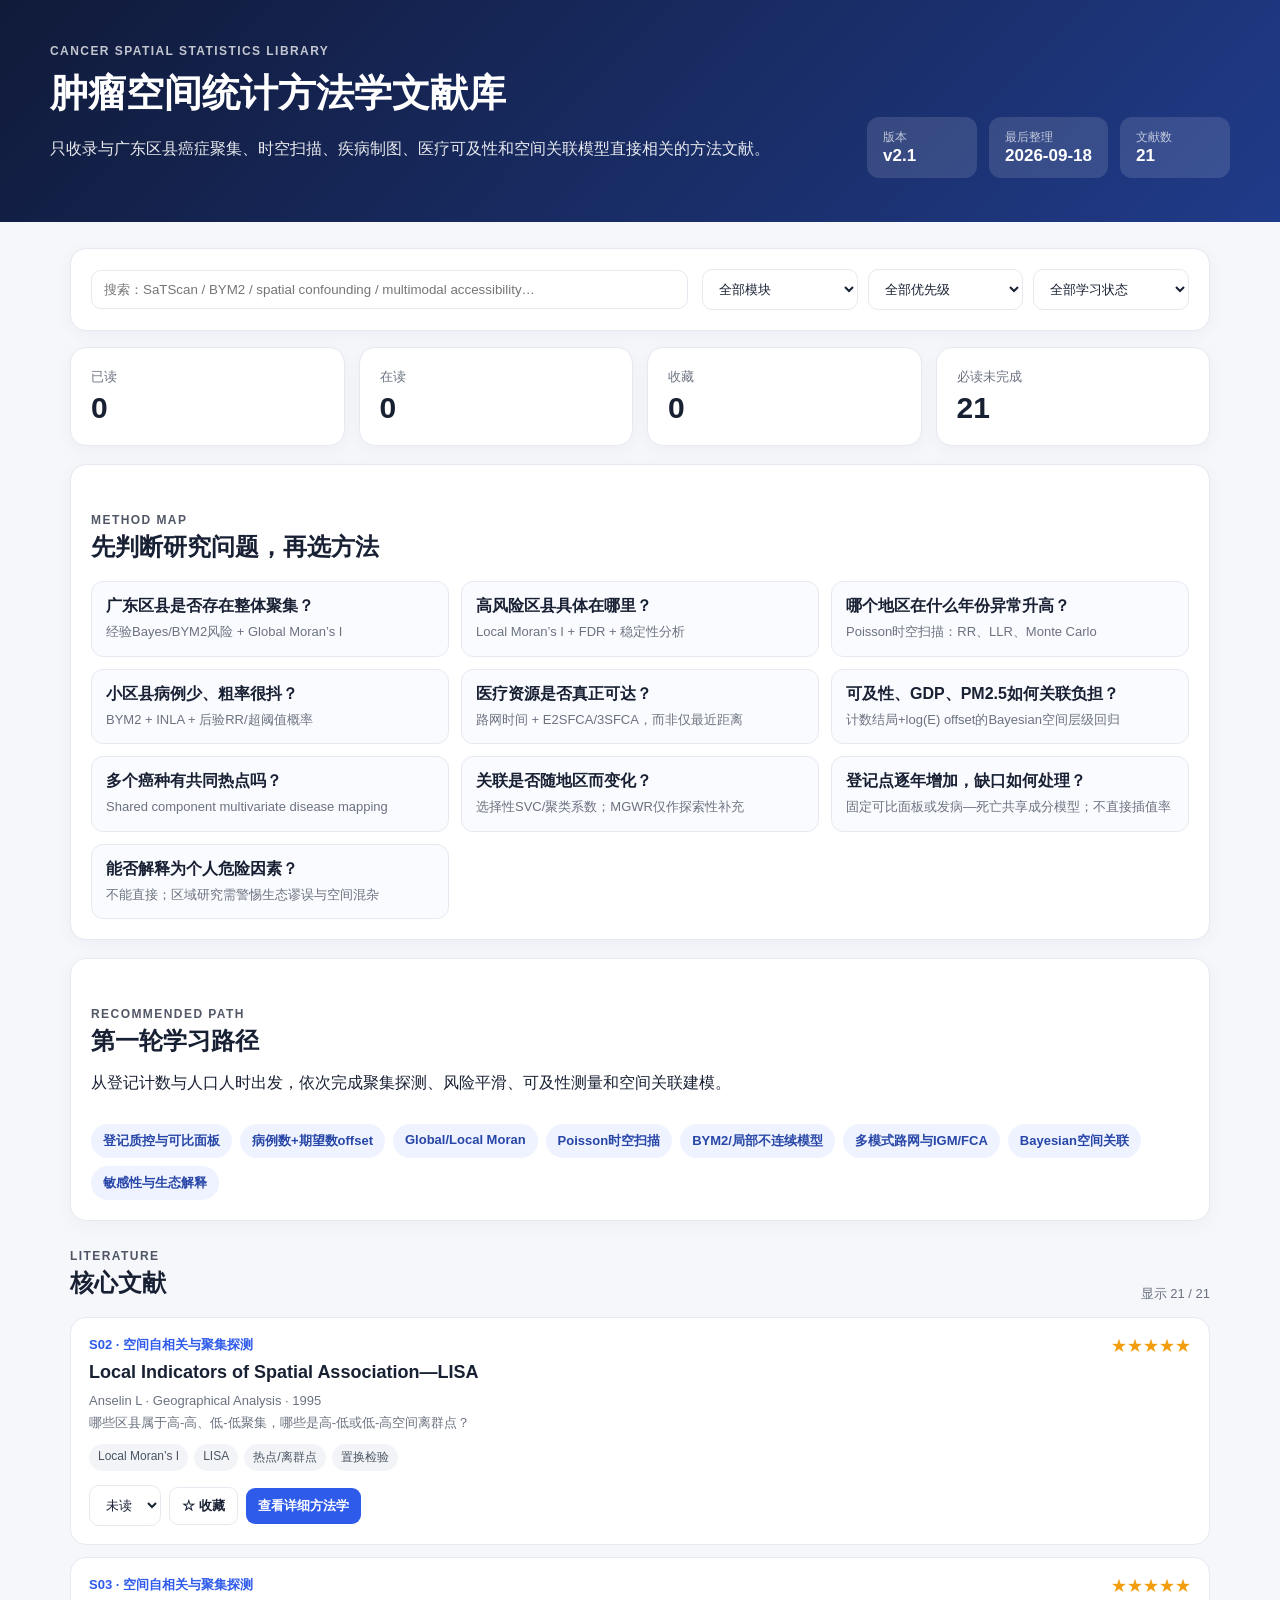
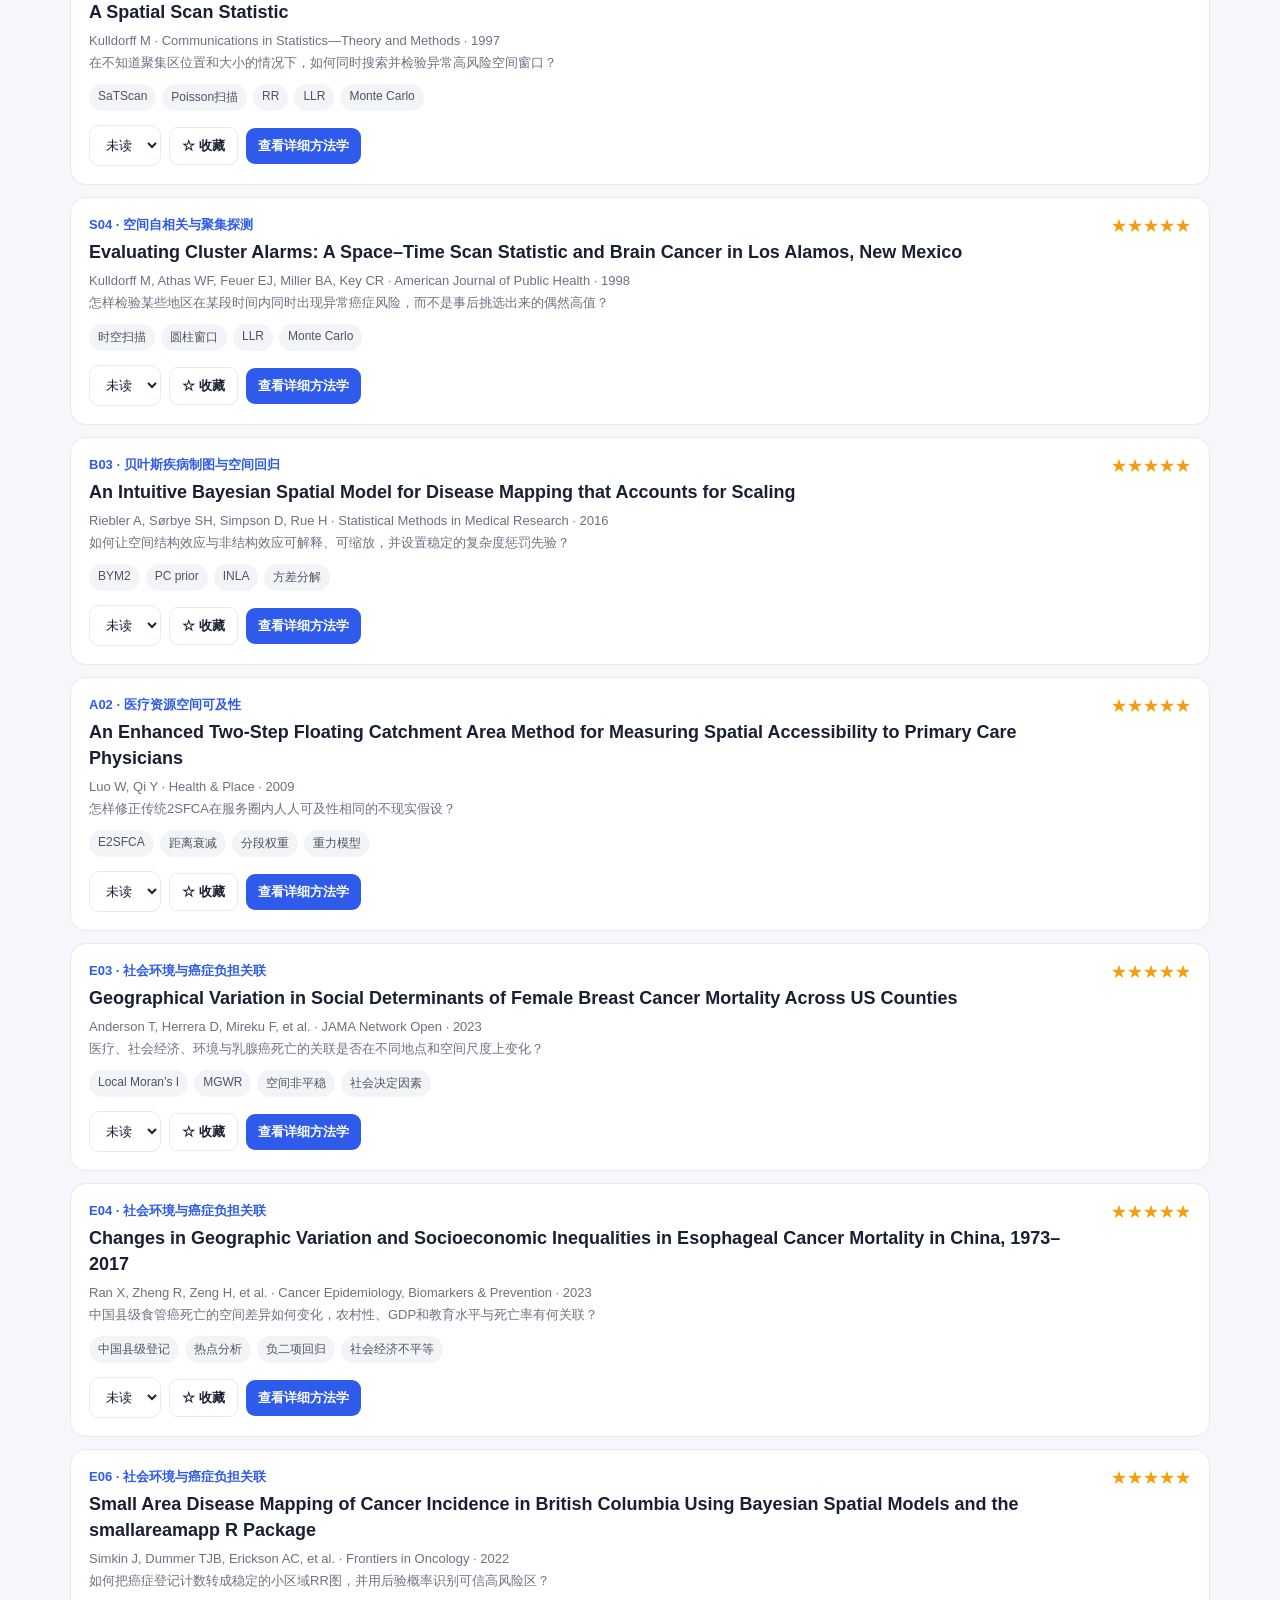
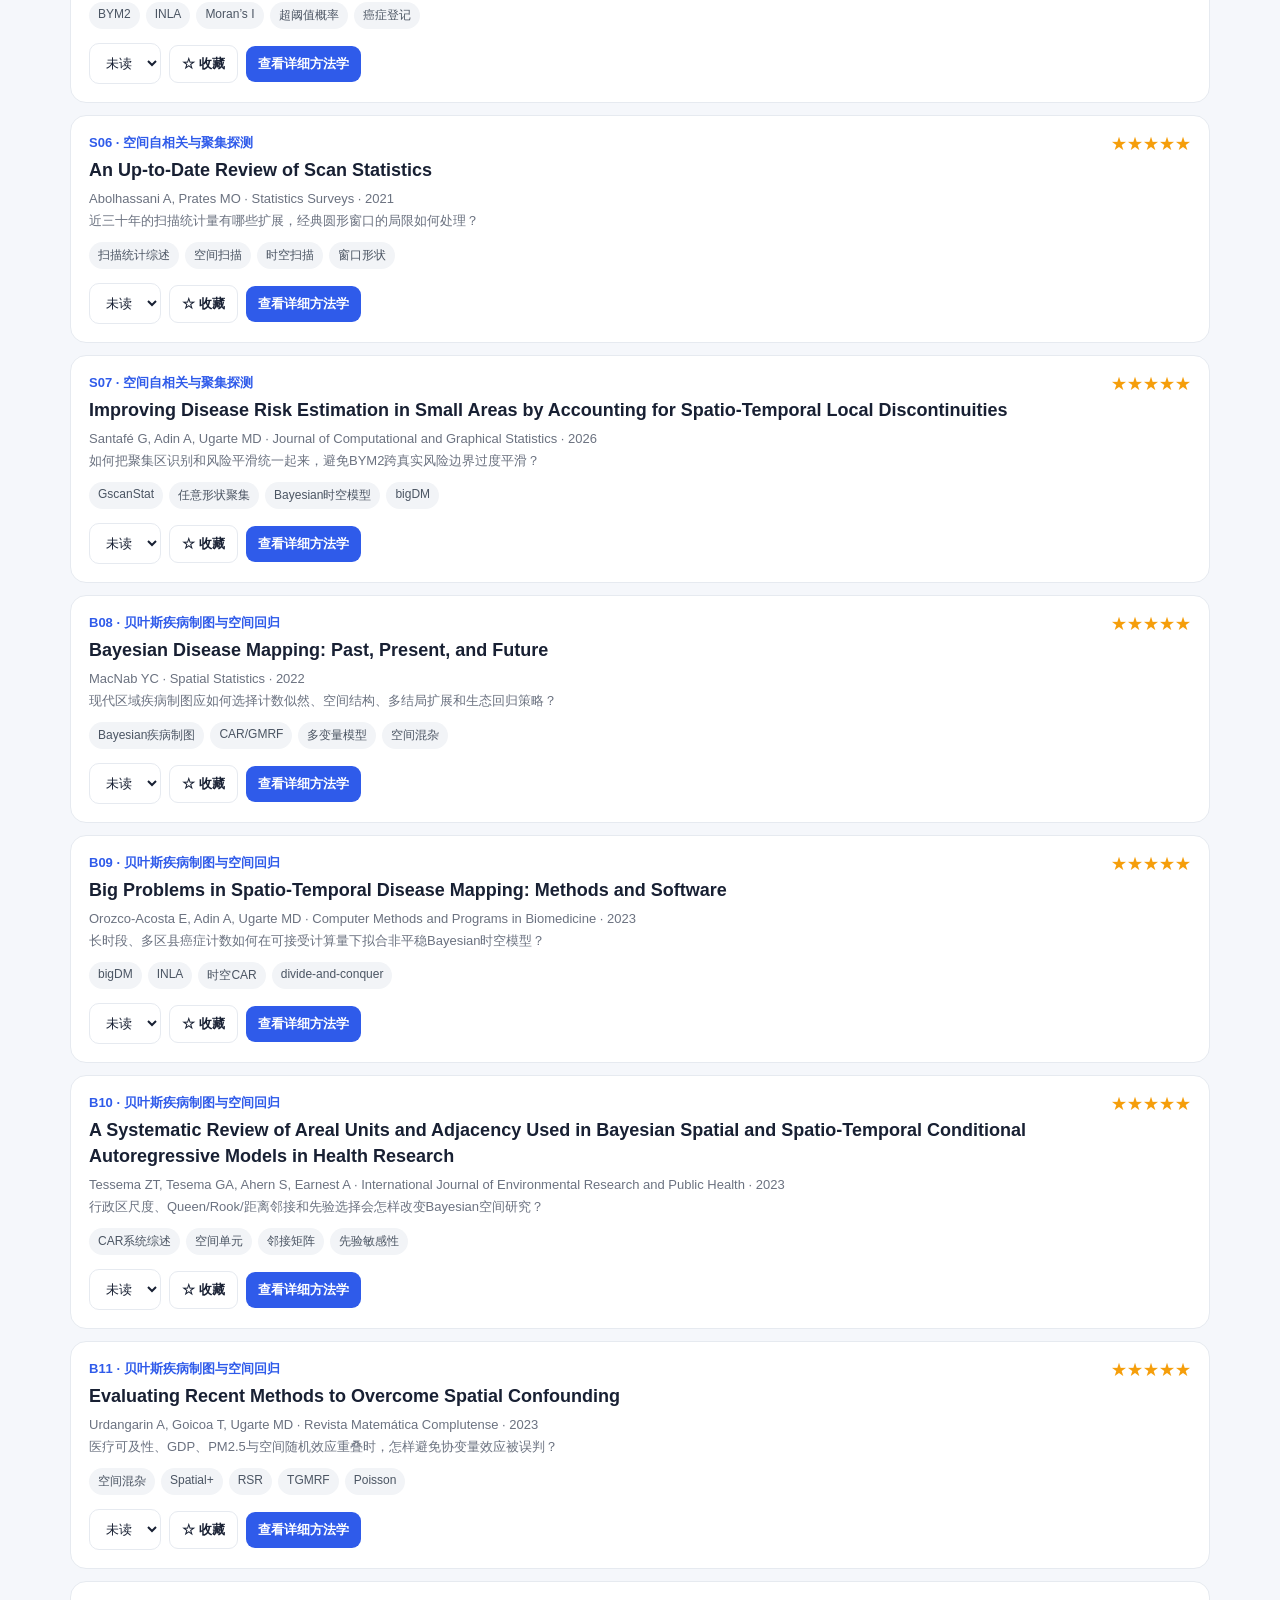
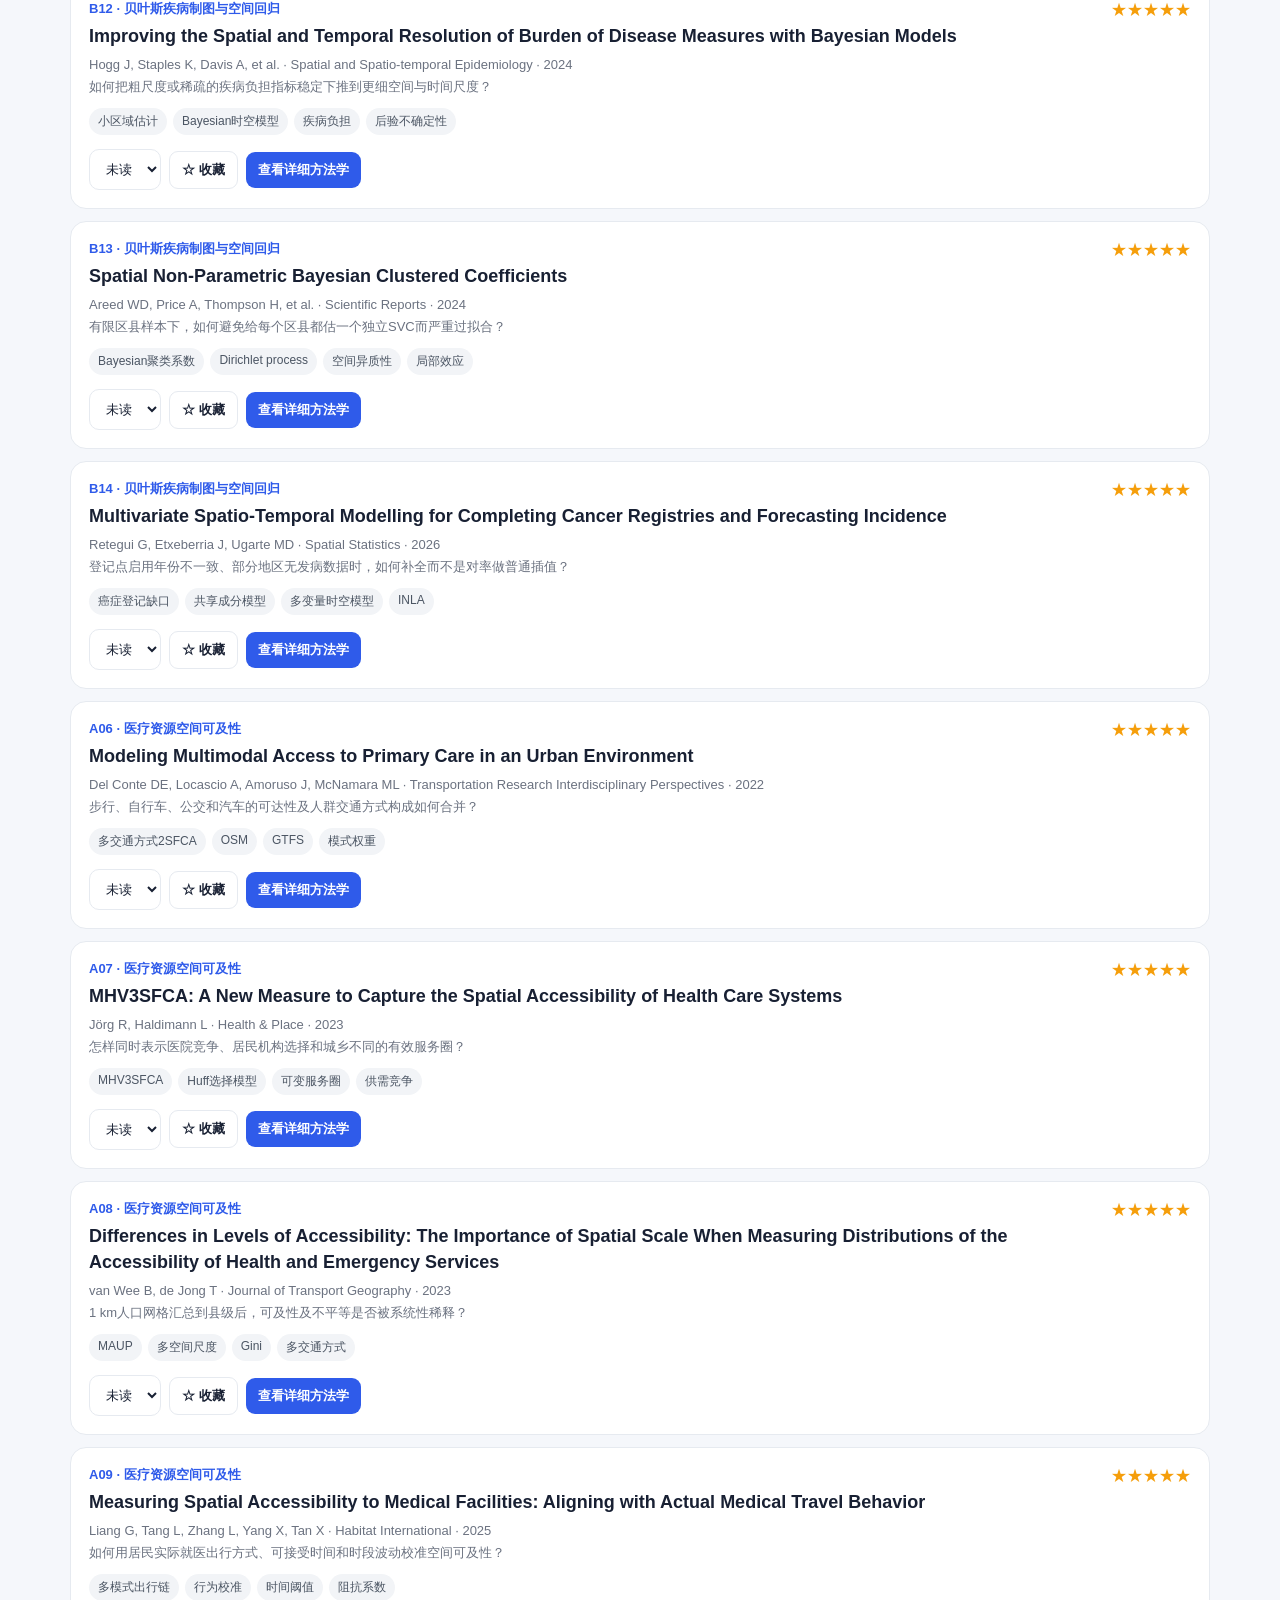
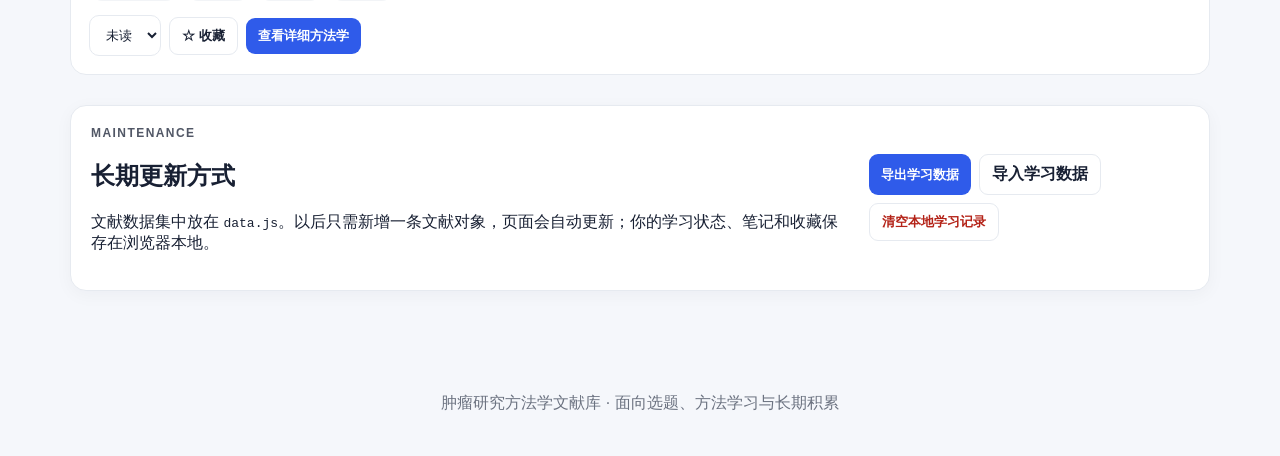
<file: index.html>
<!doctype html>
<html lang="zh-CN">
<head>
  <meta charset="utf-8" />
  <meta name="viewport" content="width=device-width, initial-scale=1" />
  <title>肿瘤空间统计方法学文献库</title>
  <meta name="description" content="聚焦癌症高风险地区空间聚集、时空扫描、贝叶斯疾病制图、医疗资源可及性及癌症负担空间关联的统计方法学文献库。" />
  <link rel="stylesheet" href="styles.css" />
</head>
<body>
  <header class="hero">
    <div class="hero-inner">
      <div>
        <div class="eyebrow">Cancer Spatial Statistics Library</div>
        <h1>肿瘤空间统计方法学文献库</h1>
        <p class="subtitle">只收录与广东区县癌症聚集、时空扫描、疾病制图、医疗可及性和空间关联模型直接相关的方法文献。</p>
      </div>
      <div class="hero-meta">
        <div><span>版本</span><strong id="versionLabel">v2.1</strong></div>
        <div><span>最后整理</span><strong id="lastUpdated">—</strong></div>
        <div><span>文献数</span><strong id="paperCount">0</strong></div>
      </div>
    </div>
  </header>

  <main class="container">
    <section class="toolbar card">
      <div class="search-wrap">
        <input id="searchInput" type="search" placeholder="搜索：SaTScan / BYM2 / spatial confounding / multimodal accessibility…" />
      </div>
      <div class="toolbar-actions">
        <select id="moduleFilter" aria-label="按模块筛选"></select>
        <select id="priorityFilter" aria-label="按优先级筛选">
          <option value="all">全部优先级</option>
          <option value="5">★★★★★ 必读</option>
          <option value="4">★★★★ 重点</option>
          <option value="3">★★★ 了解</option>
        </select>
        <select id="statusFilter" aria-label="按学习状态筛选">
          <option value="all">全部学习状态</option>
          <option value="unread">未读</option>
          <option value="reading">在读</option>
          <option value="done">已读</option>
          <option value="favorite">仅收藏</option>
        </select>
      </div>
    </section>

    <section class="dashboard-grid">
      <div class="card stat"><span>已读</span><strong id="doneCount">0</strong></div>
      <div class="card stat"><span>在读</span><strong id="readingCount">0</strong></div>
      <div class="card stat"><span>收藏</span><strong id="favoriteCount">0</strong></div>
      <div class="card stat"><span>必读未完成</span><strong id="mustReadLeft">0</strong></div>
    </section>

    <section class="card method-map">
      <div class="section-head">
        <div>
          <div class="eyebrow">Method Map</div>
          <h2>先判断研究问题，再选方法</h2>
        </div>
      </div>
      <div class="method-grid" id="methodMap"></div>
    </section>

    <section class="card learning-path">
      <div class="section-head">
        <div>
          <div class="eyebrow">Recommended Path</div>
          <h2>第一轮学习路径</h2>
          <p>从登记计数与人口人时出发，依次完成聚集探测、风险平滑、可及性测量和空间关联建模。</p>
        </div>
      </div>
      <div class="path" id="learningPath"></div>
    </section>

    <section>
      <div class="section-head list-head">
        <div>
          <div class="eyebrow">Literature</div>
          <h2>核心文献</h2>
        </div>
        <div id="resultCount" class="result-count"></div>
      </div>
      <div id="paperList" class="paper-list"></div>
    </section>

    <section class="card update-card">
      <div>
        <div class="eyebrow">Maintenance</div>
        <h2>长期更新方式</h2>
        <p>文献数据集中放在 <code>data.js</code>。以后只需新增一条文献对象，页面会自动更新；你的学习状态、笔记和收藏保存在浏览器本地。</p>
      </div>
      <div class="update-actions">
        <button id="exportBtn" class="btn">导出学习数据</button>
        <label class="btn ghost" for="importInput">导入学习数据</label>
        <input id="importInput" type="file" accept="application/json" hidden />
        <button id="resetBtn" class="btn ghost danger">清空本地学习记录</button>
      </div>
    </section>
  </main>

  <dialog id="paperDialog" class="dialog">
    <form method="dialog" class="dialog-shell">
      <button class="dialog-close" value="cancel" aria-label="关闭">×</button>
      <div id="dialogContent"></div>
    </form>
  </dialog>

  <footer>
    <p>肿瘤研究方法学文献库 · 面向选题、方法学习与长期积累</p>
  </footer>

  <script src="data.js?v=2.1"></script>
  <script src="app.js?v=2.1"></script>
</body>
</html>
</file>
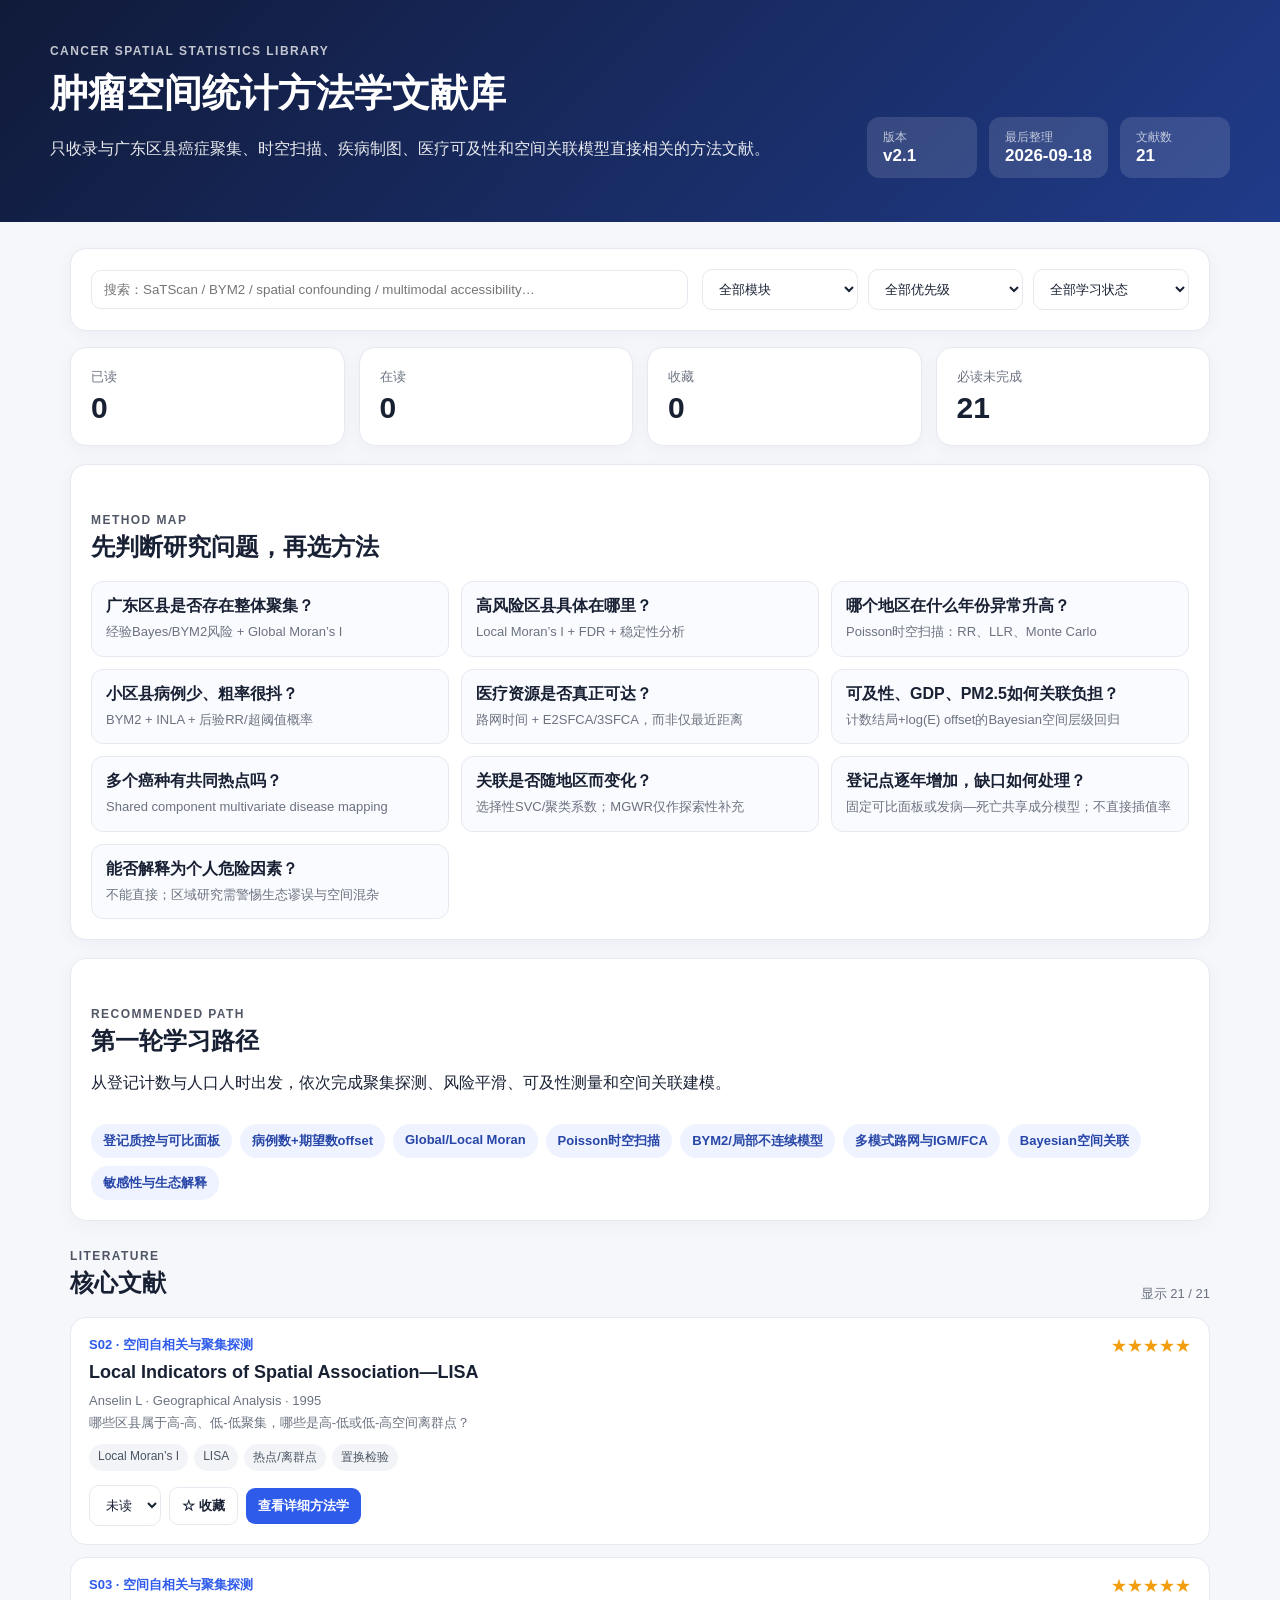
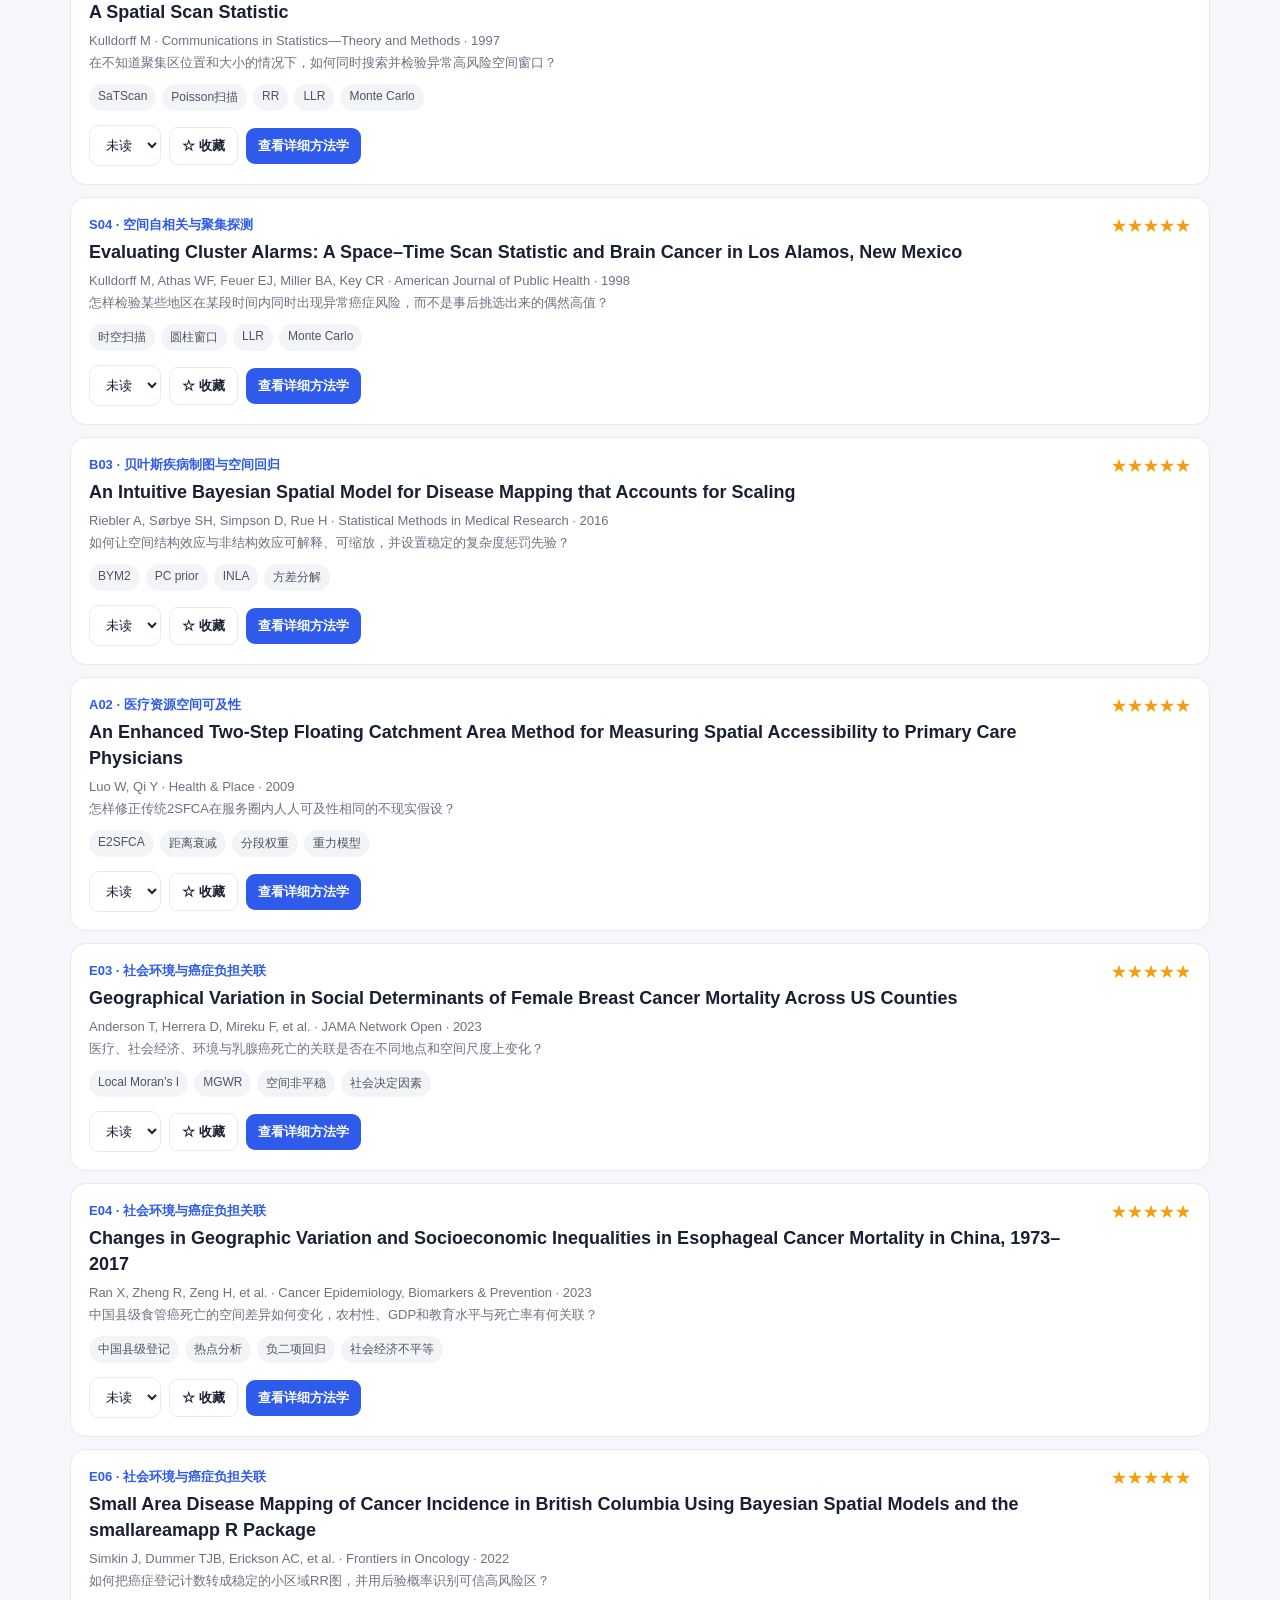
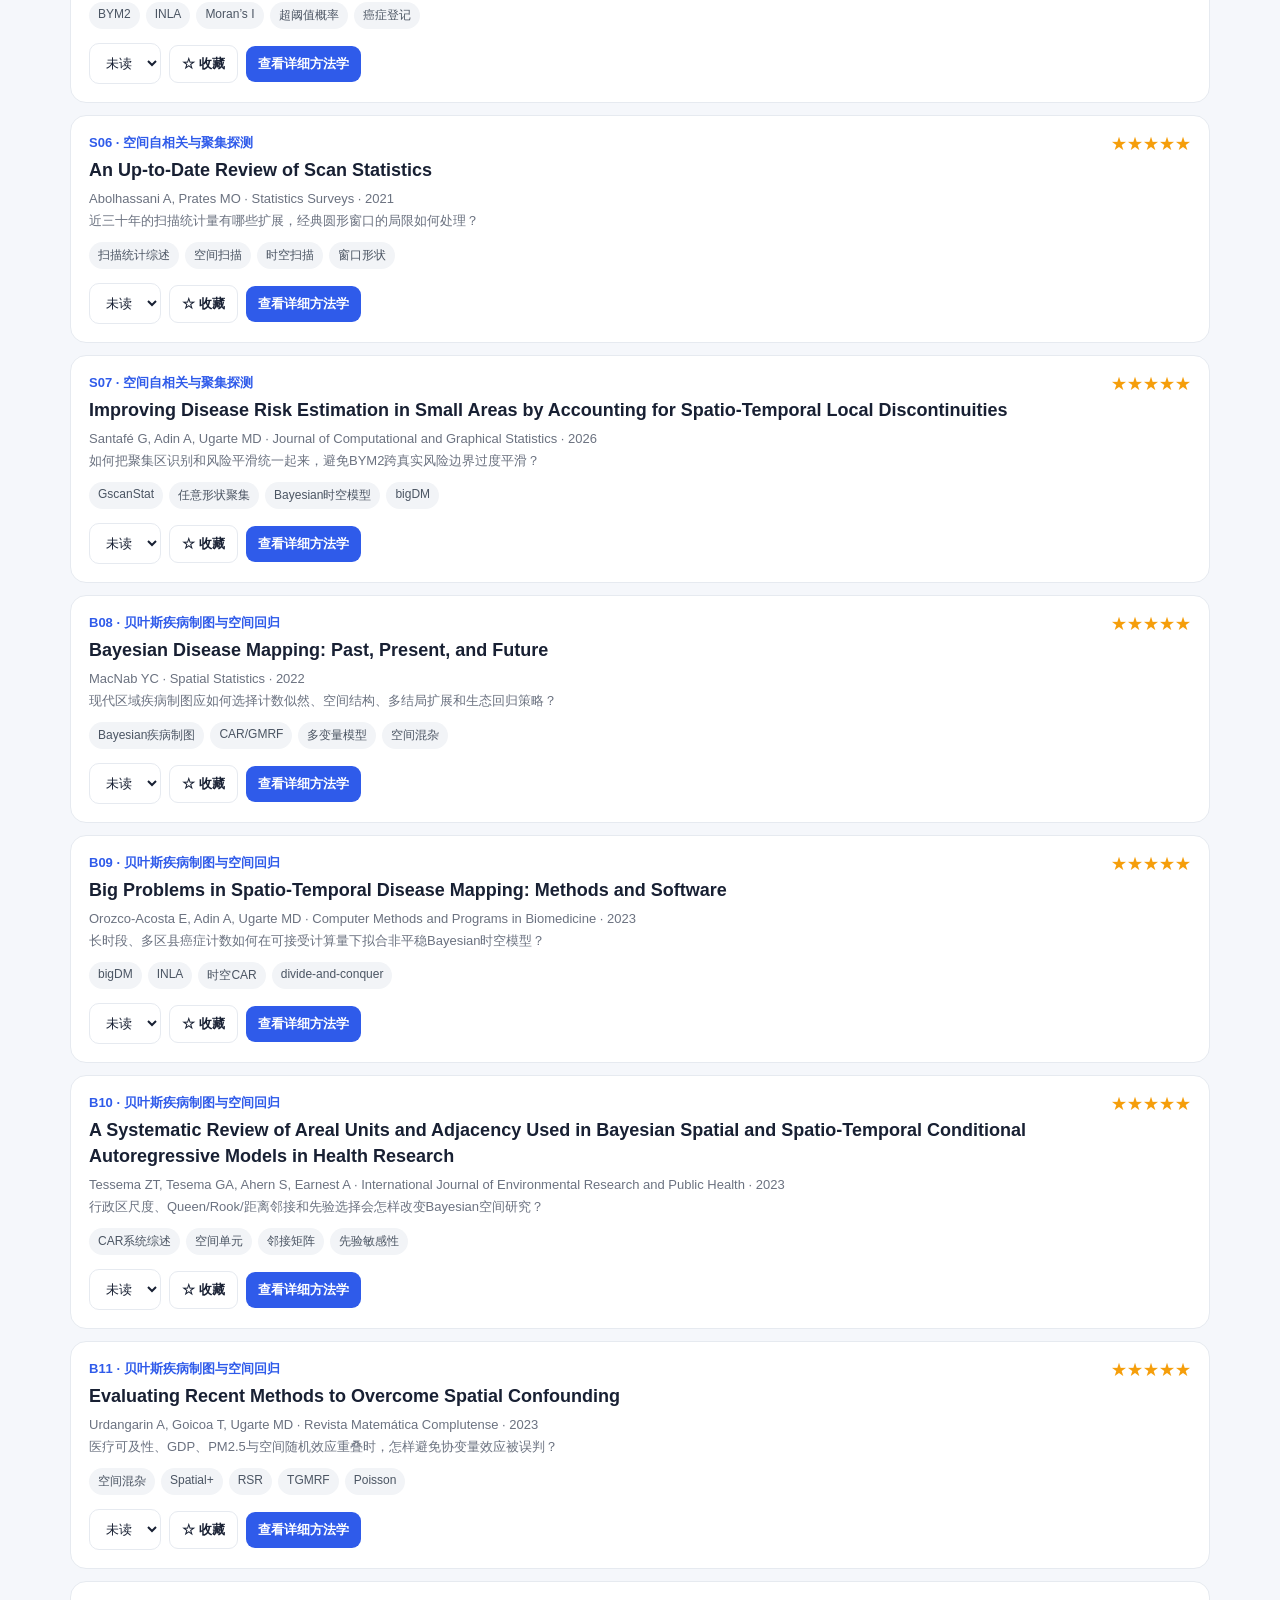
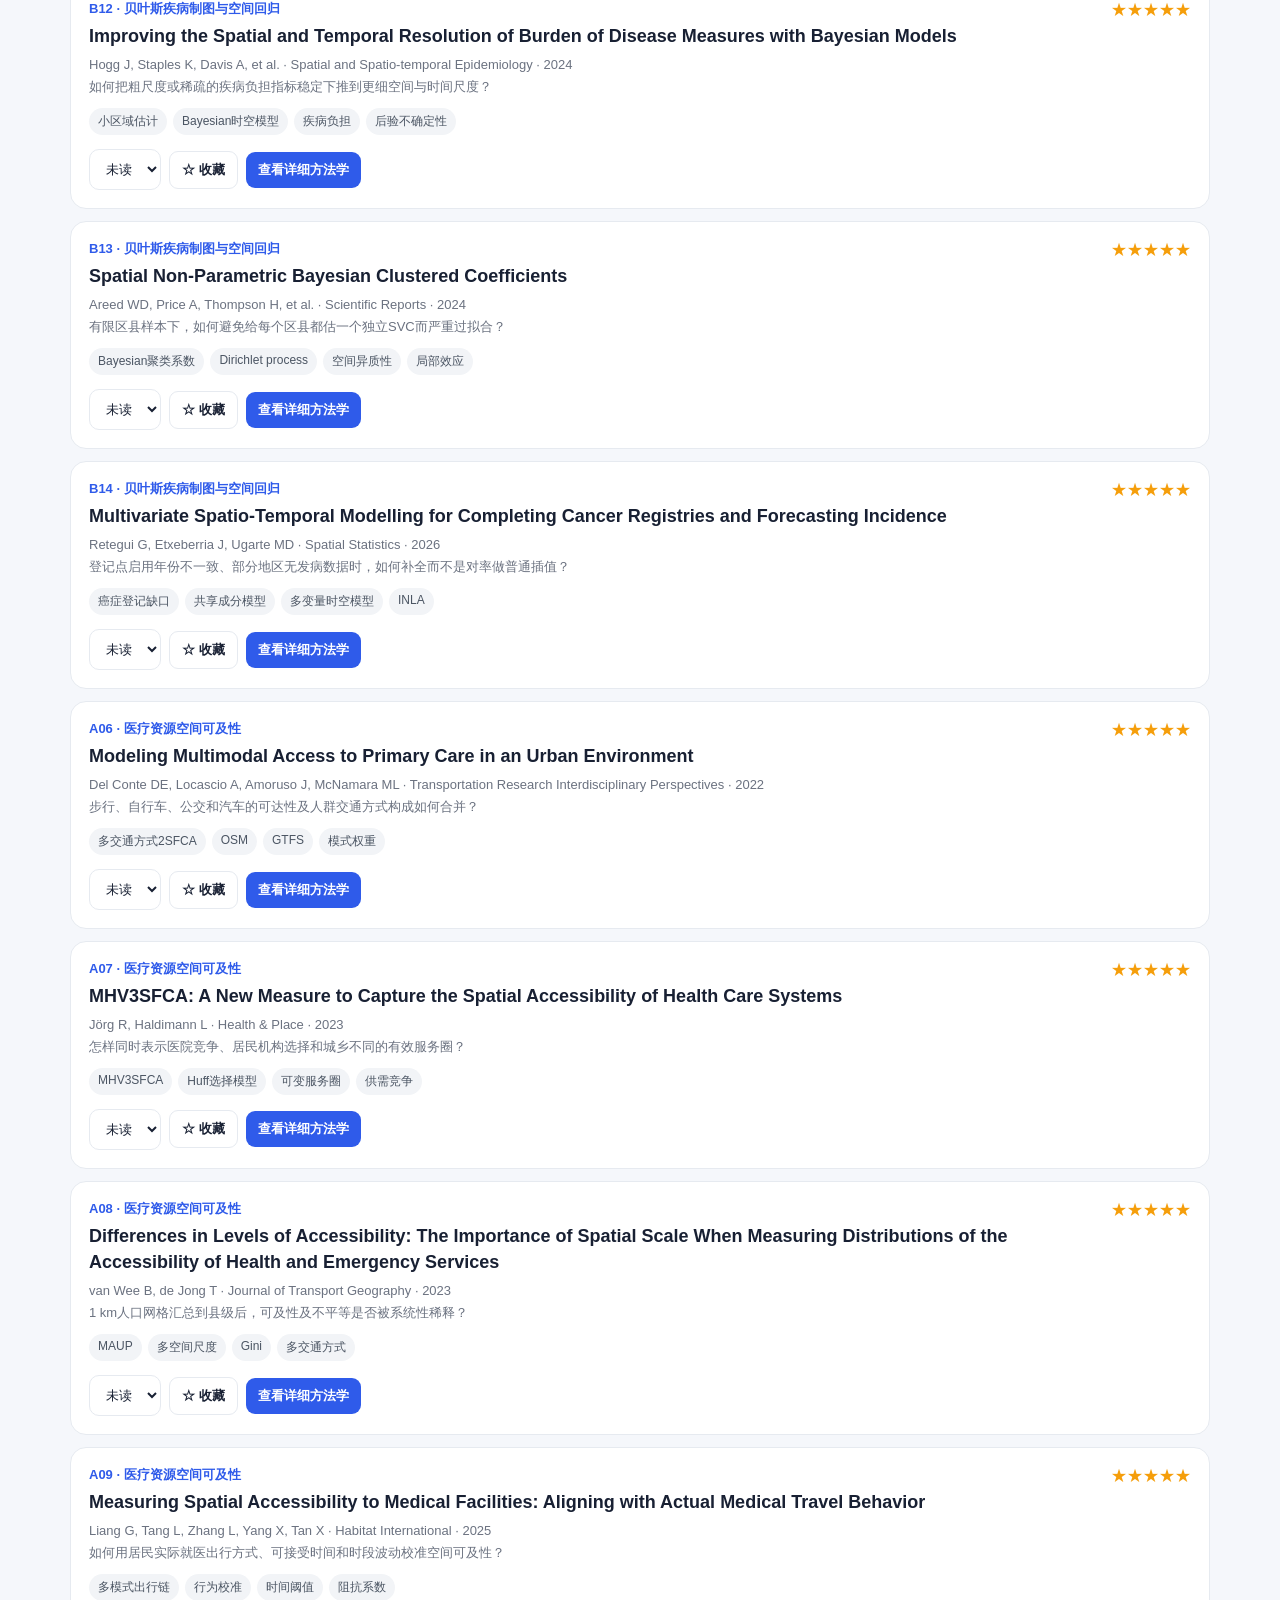
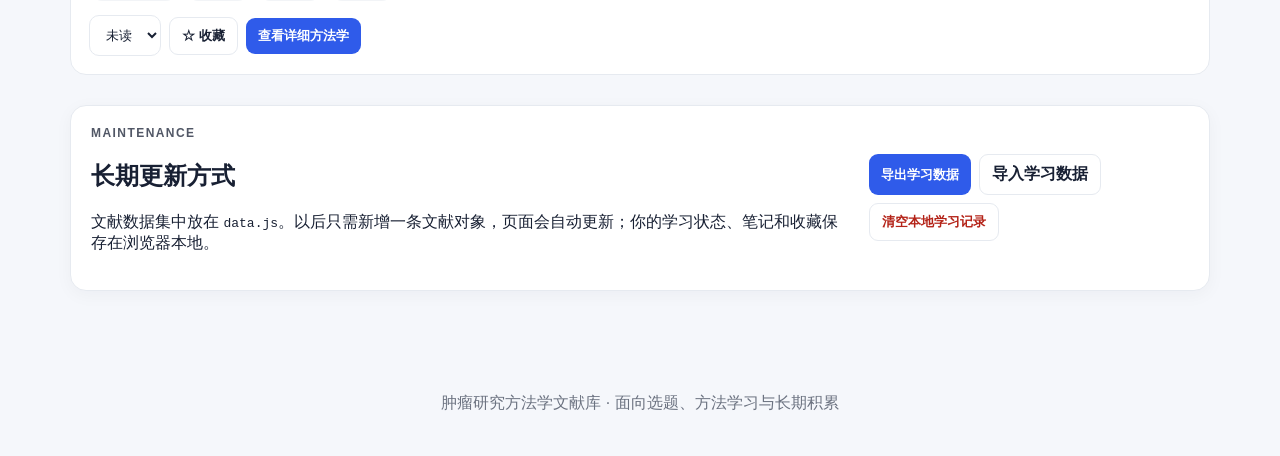
<file: tumor_methods_library/index.html>
<!doctype html><html lang="zh-CN"><head><meta charset="utf-8"><meta name="viewport" content="width=device-width,initial-scale=1"><title>正在跳转｜肿瘤研究方法学文献库</title><meta http-equiv="refresh" content="0; url=../index.html"></head><body><script>location.replace('../index.html'+location.search+location.hash);</script><p>正在跳转到最新版文献库… <a href="../index.html">如果没有自动跳转，请点击这里</a></p></body></html>
</file>
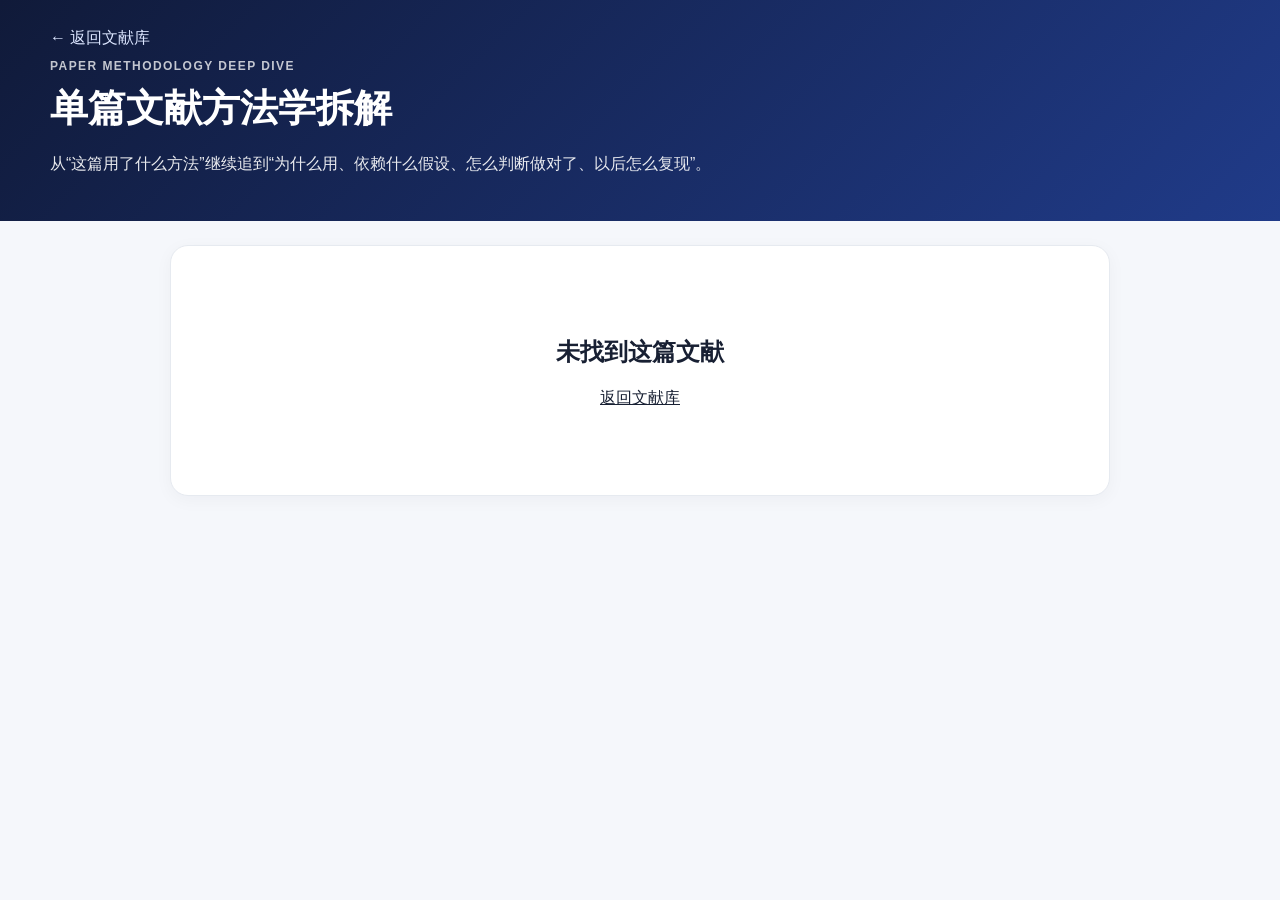
<file: detail.html>
<!doctype html><html lang="zh-CN"><head><meta charset="utf-8"><meta name="viewport" content="width=device-width,initial-scale=1"><title>文献详情｜肿瘤研究方法学文献库</title><link rel="stylesheet" href="styles.css"></head><body class="detail-page">
<header class="hero"><div class="hero-inner"><div><a class="back-link" href="index.html">← 返回文献库</a><div class="eyebrow">Paper Methodology Deep Dive</div><h1>单篇文献方法学拆解</h1><p class="subtitle">从“这篇用了什么方法”继续追到“为什么用、依赖什么假设、怎么判断做对了、以后怎么复现”。</p></div></div></header>
<main class="detail-shell"><div id="detail"></div></main><script src="data.js?v=2.1"></script><script>
const STORE='tumorMethodLibraryStateV1';let state=JSON.parse(localStorage.getItem(STORE)||'{}');const sid=id=>state[id]||{status:'unread',favorite:false,note:'',checks:{}};const save=()=>localStorage.setItem(STORE,JSON.stringify(state));const esc=x=>String(x??'').replace(/[&<>"']/g,m=>({'&':'&amp;','<':'&lt;','>':'&gt;','"':'&quot;',"'":'&#039;'}[m]));const list=a=>(a||[]).map(v=>`<li>${esc(v)}</li>`).join('');const id=new URLSearchParams(location.search).get('id');const p=PAPERS.find(x=>x.id===id);const root=document.getElementById('detail');
if(!p){root.innerHTML='<div class="detail-card not-found"><h2>未找到这篇文献</h2><p><a href="index.html">返回文献库</a></p></div>'}else{document.title=p.id+' '+p.title+'｜肿瘤方法学文献库';const i=PAPERS.indexOf(p),prev=PAPERS[i-1],next=PAPERS[i+1],x=sid(id),d=getDeepDive(p);const checks=x.checks||{};root.innerHTML=`<article class="detail-card"><div class="paper-id">${p.id} · ${esc(p.module)}</div><h2 class="detail-title">${esc(p.title)}</h2><div class="detail-meta">${esc(p.authors)}<br>${esc(p.journal)} · ${p.year}<br><span class="stars">${'★'.repeat(p.priority)}${'☆'.repeat(5-p.priority)}</span></div><div class="tags">${p.methods.map(t=>`<span class="tag">${esc(t)}</span>`).join('')}</div>
<div class="paper-actions"><select id="status" style="width:auto"><option value="unread" ${x.status==='unread'?'selected':''}>未读</option><option value="reading" ${x.status==='reading'?'selected':''}>在读</option><option value="done" ${x.status==='done'?'selected':''}>已读</option></select><button id="fav" class="btn ghost favorite-btn ${x.favorite?'active':''}">${x.favorite?'★ 已收藏':'☆ 收藏'}</button><a class="btn" href="${p.url}" target="_blank" rel="noopener" style="text-decoration:none">打开原文</a></div>
<nav class="detail-toc"><a href="#basic">研究概况</a><a href="#method">方法核心</a><a href="#assumption">假设与诊断</a><a href="#reproduce">复现与延伸</a><a href="#noteSec">学习笔记</a></nav>
<section id="basic" class="detail-section"><h3>1. 研究问题</h3><p>${esc(p.question)}</p></section>
<section class="detail-section"><h3>2. 数据来源与样本</h3><div class="info-grid"><div><span>数据</span><strong>${esc(p.data)}</strong></div><div><span>样本</span><strong>${esc(p.sample)}</strong></div><div><span>研究设计</span><strong>${esc(p.design)}</strong></div><div><span>核心方法</span><strong>${esc(p.methods.join(' · '))}</strong></div></div></section>
<section class="detail-section"><h3>3. 统计方法完整流程</h3><div class="flow">${esc(p.flow)}</div></section>
<section id="method" class="detail-section deep-block"><h3>4. 为什么这里要用这个方法？</h3><p>${esc(d.why)}</p><div class="method-callout"><b>核心 estimand / 参数：</b> ${esc(d.estimand)}</div></section>
<section class="detail-section"><h3>5. 建模时真正需要哪些变量？</h3><ul class="deep-list">${list(d.variables)}</ul><p class="small-tip">这里列的是理解/复现该类方法时应准备的数据结构，不等同于原文逐项变量清单。</p></section>
<section id="assumption" class="detail-section"><h3>6. 关键识别假设 / 模型假设</h3><ul class="deep-list warning-list">${list(d.assumptions)}</ul></section>
<section class="detail-section"><h3>7. 怎么判断模型“做对了”？</h3><ul class="deep-list">${list(d.diagnostics)}</ul></section>
<section class="detail-section"><h3>8. 核心结果 / 方法结论</h3><p>${esc(p.result)}</p></section>
<section class="detail-section"><h3>9. 方法学创新点</h3><p>${esc(p.innovation)}</p></section>
<section class="detail-section"><h3>10. 局限性</h3><p>${esc(p.limitations)}</p></section>
<section id="reproduce" class="detail-section"><h3>11. 如果我要自己复现</h3><ul class="deep-list">${list(d.replication)}</ul></section>
<section class="detail-section"><h3>12. 读这篇时最应该盯住什么？</h3><div class="reading-focus">${esc(d.reading)}</div>${d.extensions?`<p><strong>进一步延伸：</strong>${esc(d.extensions)}</p>`:''}</section>
<section class="detail-section"><h3>13. 对以后课题的启示</h3><p>${esc(p.reuse)}</p></section>
<section class="detail-section mastery-box"><h3>14. 我是否真正掌握了？</h3><label><input class="master-check" data-k="q" type="checkbox" ${checks.q?'checked':''}> 我能用一句话说清楚这篇的研究问题</label><label><input class="master-check" data-k="m" type="checkbox" ${checks.m?'checked':''}> 我知道为什么这里要用这个方法，而不是普通回归</label><label><input class="master-check" data-k="a" type="checkbox" ${checks.a?'checked':''}> 我知道这个方法最关键的假设和偏倚来源</label><label><input class="master-check" data-k="r" type="checkbox" ${checks.r?'checked':''}> 我能说出一个可以迁移到自己课题的研究问题</label></section>
<section id="noteSec" class="detail-section note-box"><h3>15. 我的学习笔记</h3><textarea id="note" placeholder="建议记录：①一句话概括；②最值得学的方法；③仍不懂的地方；④能否换成肺癌/肝癌/SEER/医院随访数据；⑤需要哪些变量。">${esc(x.note)}</textarea><p><button id="saveNote" class="btn">保存笔记</button></p></section>
<div class="nav-papers">${prev?`<a class="btn ghost" href="detail.html?id=${prev.id}">← ${prev.id} ${esc(prev.title.slice(0,34))}</a>`:'<span></span>'}${next?`<a class="btn ghost" href="detail.html?id=${next.id}">${next.id} ${esc(next.title.slice(0,34))} →</a>`:''}</div></article>`;
document.getElementById('status').onchange=e=>{state[id]={...sid(id),status:e.target.value};save()};document.getElementById('fav').onclick=e=>{const v=!sid(id).favorite;state[id]={...sid(id),favorite:v};save();e.target.textContent=v?'★ 已收藏':'☆ 收藏';e.target.classList.toggle('active',v)};document.getElementById('saveNote').onclick=()=>{state[id]={...sid(id),note:document.getElementById('note').value};save();const b=document.getElementById('saveNote');b.textContent='已保存';setTimeout(()=>b.textContent='保存笔记',1000)};document.querySelectorAll('.master-check').forEach(el=>el.onchange=()=>{const cur=sid(id);const c={...(cur.checks||{}),[el.dataset.k]:el.checked};state[id]={...cur,checks:c};save()});}
</script></body></html>
</file>
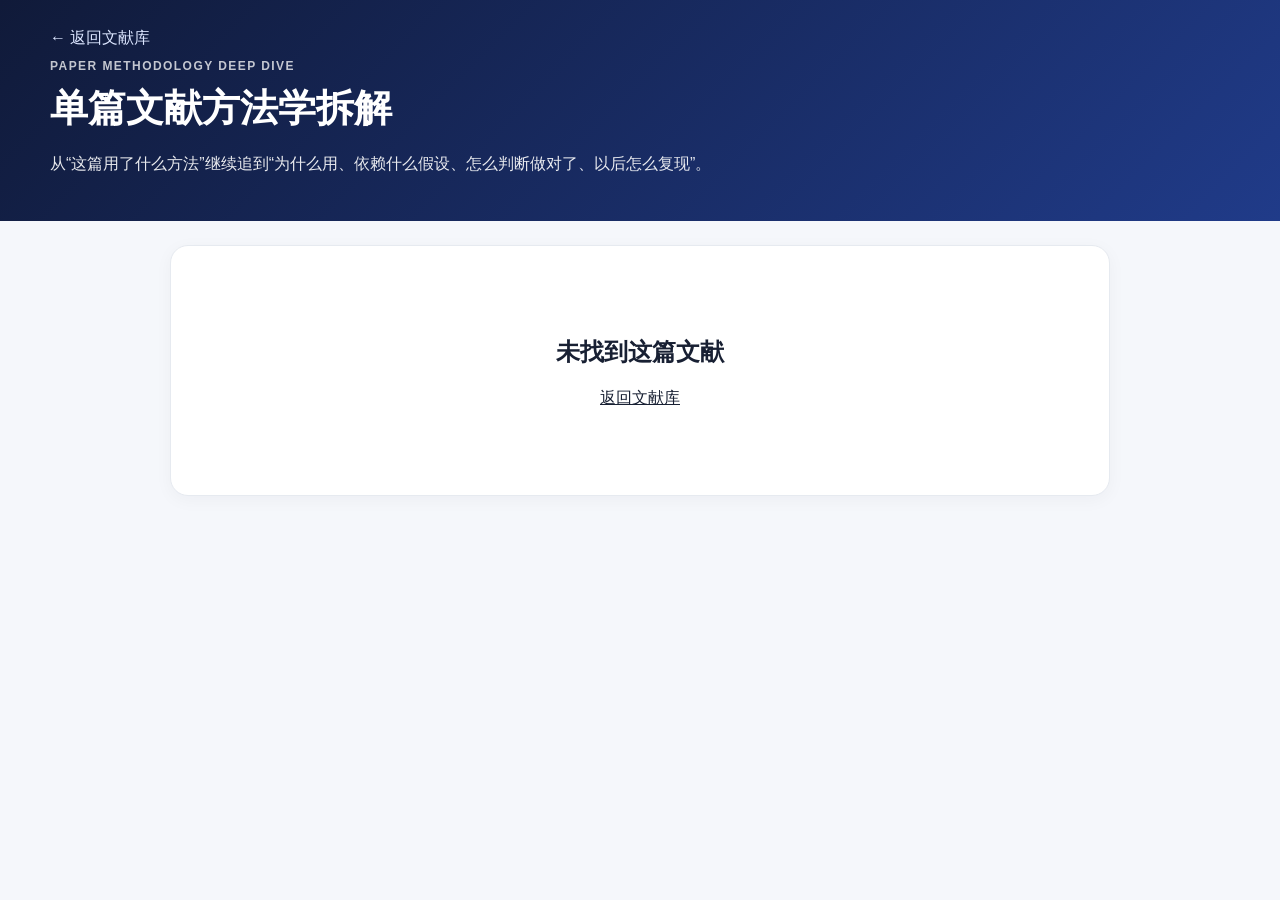
<file: tumor_methods_library/detail.html>
<!doctype html><html lang="zh-CN"><head><meta charset="utf-8"><meta name="viewport" content="width=device-width,initial-scale=1"><title>正在跳转｜肿瘤研究方法学文献库</title></head><body><script>location.replace('../detail.html'+location.search+location.hash);</script><p>正在跳转到最新版详情页… <a id="fallback" href="../detail.html">如果没有自动跳转，请点击这里</a></p><script>document.getElementById('fallback').href='../detail.html'+location.search+location.hash;</script></body></html>
</file>
<file: styles.css>
:root{--bg:#f5f7fb;--card:#fff;--text:#182033;--muted:#6b7280;--line:#e6eaf0;--accent:#2f5bea;--soft:#eef3ff;--danger:#b42318}
*{box-sizing:border-box}body{margin:0;font-family:Inter,"PingFang SC","Microsoft YaHei",Arial,sans-serif;background:var(--bg);color:var(--text)}a{color:inherit}.hero{background:linear-gradient(135deg,#101a39,#203b89);color:#fff;padding:44px 20px}.hero-inner,.container{max-width:1180px;margin:auto}.hero-inner{display:flex;justify-content:space-between;gap:28px;align-items:flex-end}.eyebrow{text-transform:uppercase;letter-spacing:.12em;font-size:12px;font-weight:700;opacity:.75}.hero h1{font-size:38px;margin:10px 0 8px}.subtitle{max-width:760px;line-height:1.7;opacity:.9}.hero-meta{display:flex;gap:12px;flex-wrap:wrap}.hero-meta div{background:rgba(255,255,255,.12);padding:12px 16px;border-radius:12px;min-width:110px}.hero-meta span{display:block;font-size:12px;opacity:.7}.hero-meta strong{font-size:17px}.container{padding:26px 20px 60px}.card{background:var(--card);border:1px solid var(--line);border-radius:16px;padding:20px;box-shadow:0 4px 18px rgba(15,23,42,.04)}.toolbar{display:flex;gap:14px;justify-content:space-between;align-items:center}.search-wrap{flex:1}.search-wrap input,select,textarea{width:100%;border:1px solid var(--line);border-radius:10px;padding:11px 12px;background:#fff;color:var(--text)}.toolbar-actions{display:flex;gap:10px}.dashboard-grid{display:grid;grid-template-columns:repeat(4,1fr);gap:14px;margin:16px 0}.stat span{display:block;color:var(--muted);font-size:13px}.stat strong{display:block;font-size:30px;margin-top:5px}.section-head{display:flex;justify-content:space-between;align-items:end;margin:28px 0 14px}.section-head h2{margin:4px 0}.method-map,.learning-path{margin-top:18px}.method-grid{display:grid;grid-template-columns:repeat(3,1fr);gap:12px}.method-item{padding:14px;background:#fafbfe;border:1px solid var(--line);border-radius:12px}.method-item strong{display:block;margin-bottom:5px}.method-item span{color:var(--muted);font-size:13px;line-height:1.5}.path{display:flex;gap:8px;flex-wrap:wrap}.path span{background:var(--soft);color:#2746a7;border-radius:999px;padding:8px 12px;font-size:13px;font-weight:600}.paper-list{display:grid;gap:12px}.paper-card{background:#fff;border:1px solid var(--line);border-radius:16px;padding:18px;transition:.2s;cursor:pointer}.paper-card:hover{transform:translateY(-2px);box-shadow:0 8px 24px rgba(15,23,42,.07);border-color:#cfd8f7}.paper-top{display:flex;justify-content:space-between;gap:18px}.paper-id{font-weight:800;color:var(--accent);font-size:13px}.paper-title{font-size:18px;font-weight:750;line-height:1.45;margin:5px 0}.paper-meta,.paper-desc{color:var(--muted);font-size:13px;line-height:1.65}.tags{display:flex;gap:6px;flex-wrap:wrap;margin-top:11px}.tag{background:#f2f4f7;border-radius:999px;padding:5px 9px;font-size:12px;color:#4b5563}.stars{white-space:nowrap;color:#f59e0b}.paper-actions{display:flex;align-items:center;gap:8px;margin-top:14px}.btn{border:0;border-radius:9px;padding:9px 12px;background:var(--accent);color:#fff;cursor:pointer;font-weight:650}.btn.ghost{background:#fff;color:var(--text);border:1px solid var(--line)}.btn.danger{color:var(--danger)}.status-pill{font-size:12px;background:#f3f4f6;border-radius:999px;padding:6px 9px}.result-count{color:var(--muted);font-size:13px}.update-card{margin-top:30px;display:flex;justify-content:space-between;gap:20px;align-items:center}.update-actions{display:flex;gap:8px;flex-wrap:wrap}footer{text-align:center;color:var(--muted);padding:26px}.dialog{width:min(860px,92vw);border:0;border-radius:18px;padding:0}.dialog::backdrop{background:rgba(15,23,42,.55)}.dialog-shell{padding:24px}.dialog-close{float:right;border:0;background:#f3f4f6;width:34px;height:34px;border-radius:50%;font-size:22px}.detail-page .hero{padding:28px 20px}.back-link{display:inline-block;margin-bottom:10px;color:#dce6ff;text-decoration:none}.detail-shell{max-width:980px;margin:auto;padding:24px 20px 60px}.detail-card{background:#fff;border:1px solid var(--line);border-radius:18px;padding:26px;box-shadow:0 4px 18px rgba(15,23,42,.04)}.detail-title{font-size:30px;line-height:1.35;margin:8px 0 10px}.detail-meta{color:var(--muted);line-height:1.7}.detail-section{padding:22px 0;border-top:1px solid var(--line)}.detail-section:first-of-type{margin-top:20px}.detail-section h3{margin:0 0 10px}.detail-section p,.detail-section li{line-height:1.75}.flow{background:#0f172a;color:#e5ecff;padding:16px;border-radius:12px;font-family:ui-monospace,Consolas,monospace;white-space:pre-wrap}.note-box textarea{min-height:140px}.nav-papers{display:flex;justify-content:space-between;gap:10px;margin-top:18px}.nav-papers a{flex:1;text-decoration:none}.nav-papers a:last-child{text-align:right}.not-found{text-align:center;padding:70px 20px}.favorite-btn.active{background:#fff4d6;border-color:#f5c451;color:#9a6700}
@media(max-width:800px){.hero-inner,.toolbar,.update-card{flex-direction:column;align-items:stretch}.toolbar-actions{flex-direction:column}.dashboard-grid{grid-template-columns:repeat(2,1fr)}.method-grid{grid-template-columns:1fr}.paper-top{flex-direction:column}.hero h1{font-size:31px}.detail-title{font-size:25px}}
.detail-toc{position:sticky;top:10px;z-index:5;display:flex;gap:8px;flex-wrap:wrap;margin:22px 0 4px;padding:10px;background:rgba(255,255,255,.94);border:1px solid var(--line);border-radius:12px;box-shadow:0 4px 18px rgba(15,23,42,.05);backdrop-filter:blur(8px)}.detail-toc a{text-decoration:none;font-size:12px;font-weight:700;color:#3855a7;background:var(--soft);padding:7px 10px;border-radius:999px}.info-grid{display:grid;grid-template-columns:repeat(2,1fr);gap:10px}.info-grid div{background:#fafbfe;border:1px solid var(--line);border-radius:12px;padding:13px}.info-grid span{display:block;color:var(--muted);font-size:12px;margin-bottom:5px}.info-grid strong{font-size:14px;line-height:1.55}.method-callout,.reading-focus{margin-top:14px;border-left:4px solid var(--accent);background:var(--soft);padding:14px 16px;border-radius:0 10px 10px 0;line-height:1.7}.deep-list{padding-left:21px;margin:8px 0}.deep-list li{margin:7px 0}.warning-list li::marker{color:#b7791f}.small-tip{font-size:12px;color:var(--muted);background:#f8fafc;padding:10px 12px;border-radius:9px}.mastery-box{background:#fbfcff}.mastery-box label{display:block;padding:10px 0;border-bottom:1px dashed var(--line);line-height:1.5}.mastery-box label:last-child{border-bottom:0}.mastery-box input{margin-right:8px;transform:scale(1.1)}
@media(max-width:800px){.info-grid{grid-template-columns:1fr}.detail-toc{position:static}}
</file>
